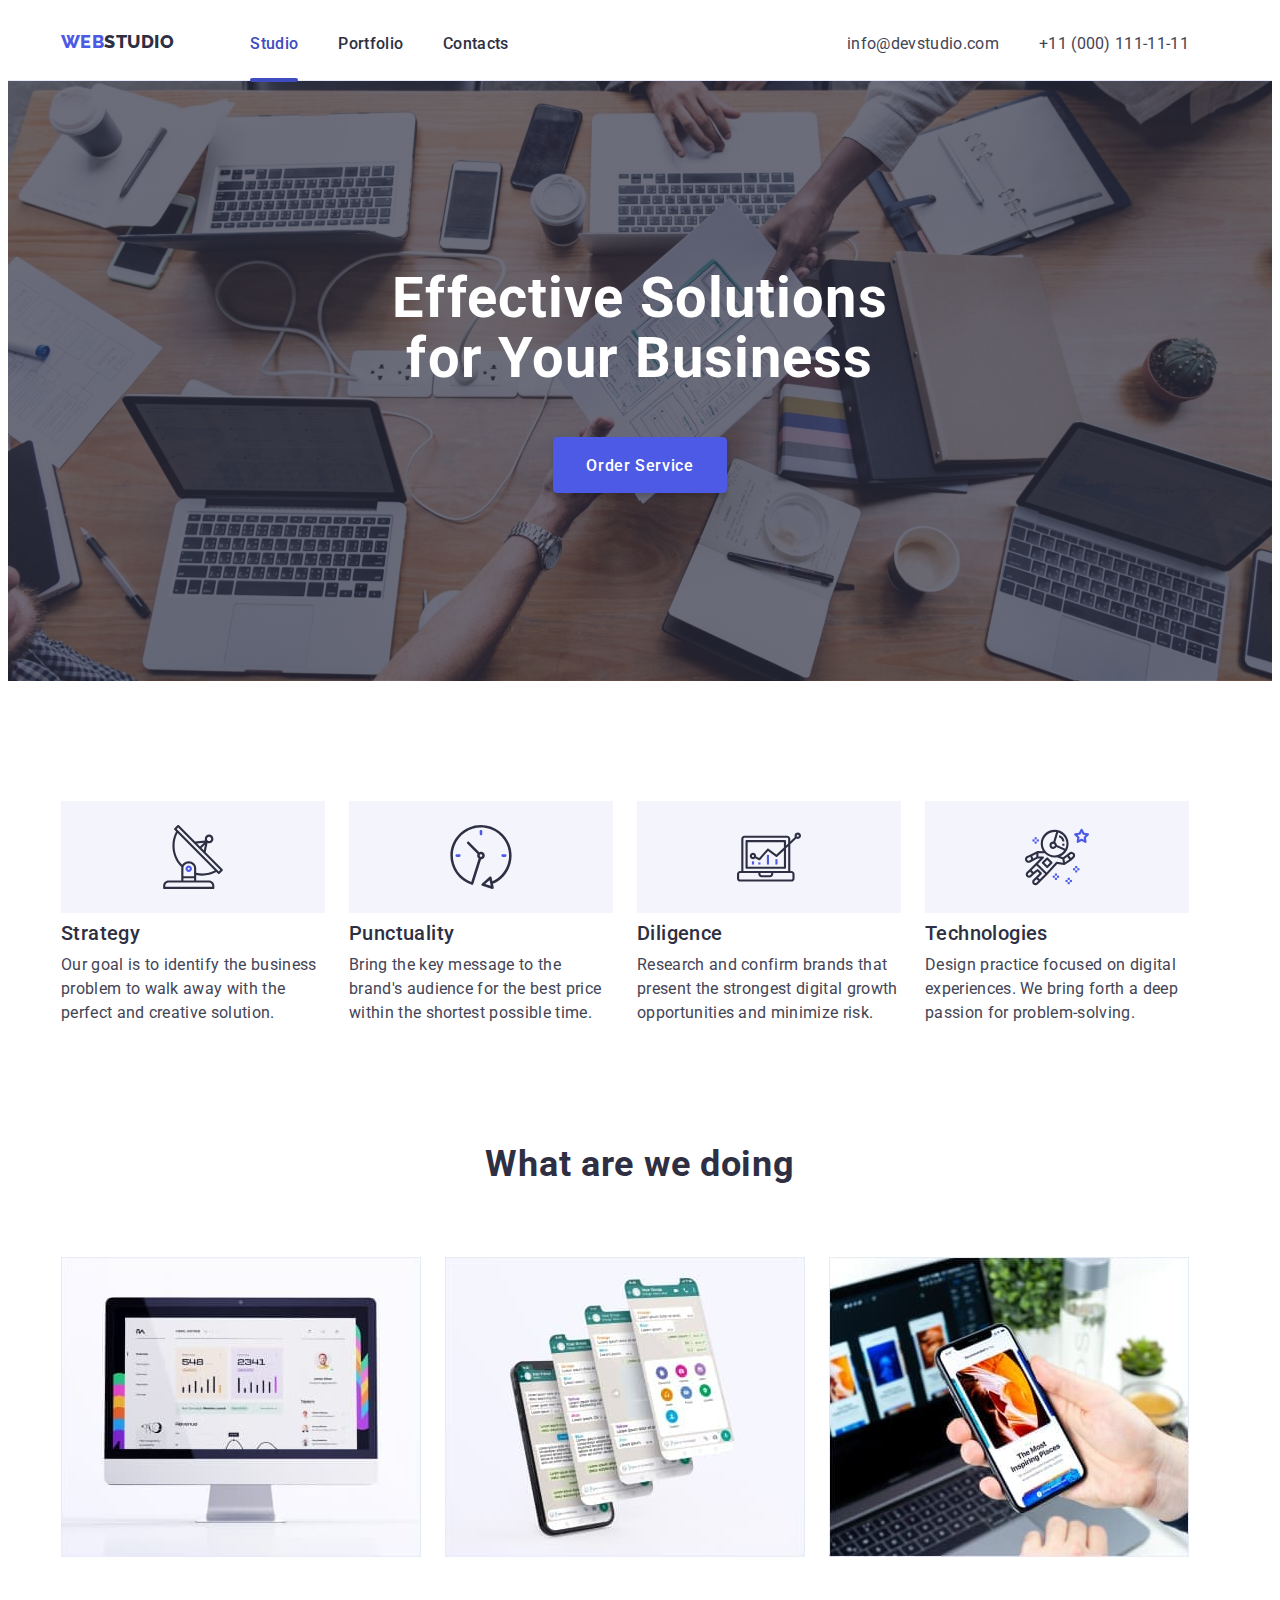
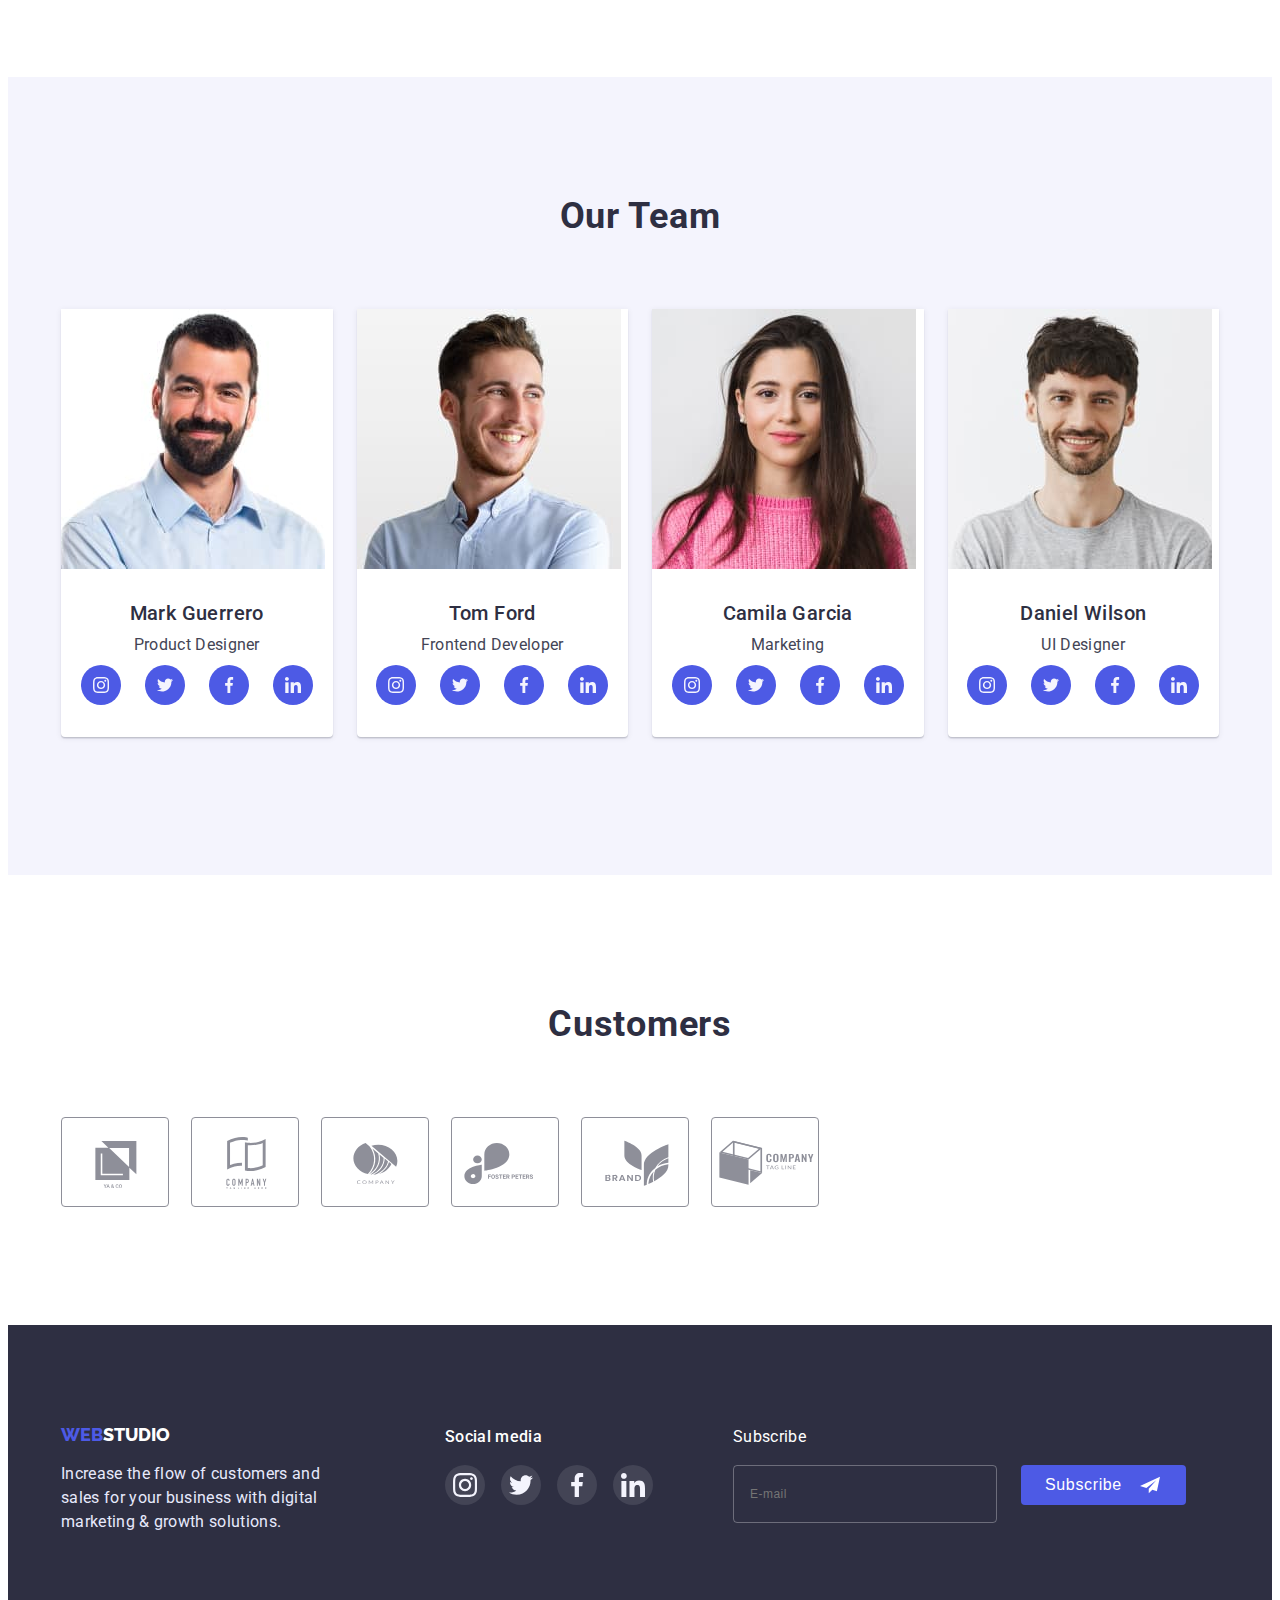
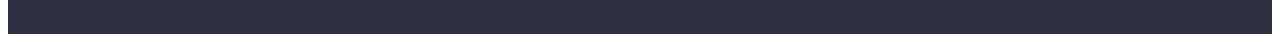
<file: index.html>
<!DOCTYPE html>
<html lang="en">
  <head>
    <meta charset="UTF-8" />
    <meta http-equiv="X-UA-Compatible" content="IE=edge" />
    <meta
      name="viewport"
      content="width=device-width, initial-scale=1.0"
    />
    <title>WebStudio</title>
    <link
      rel="stylesheet"
      href="https://cdnjs.cloudflare.com/ajax/libs/modern-normalize/1.1.0/modern-normalize.min.css"
      integrity="sha512-wpPYUAdjBVSE4KJnH1VR1HeZfpl1ub8YT/NKx4PuQ5NmX2tKuGu6U/JRp5y+Y8XG2tV+wKQpNHVUX03MfMFn9Q=="
      crossorigin="anonymous"
      referrerpolicy="no-referrer"
    />
    <link rel="stylesheet" href="./css/styles.css" />
    <link
      rel="preconnect"
      href="https://fonts.googleapis.com"
    />
    <link
      rel="preconnect"
      href="https://fonts.gstatic.com"
      crossorigin
    />
    <link
      href="https://fonts.googleapis.com/css2?family=Open+Sans:wght@400;600;700&family=Raleway:wght@800&family=Roboto:wght@400;500;700;900&display=swap"
      rel="stylesheet"
    />
  </head>
  <body>
    <div class="allbackground">
      <header class="header">
        <div class="container header-container">
          <nav class="header-navigation">
            <!--Logo-->
            <a class="logoweb" href="./index.html"
              >WEB<span class="logostudio">STUDIO</span></a
            >
            <!--Navigations-->
            <div class="nav-link-palka">
              <ul class="header-list list">
                <li>
                  <a
                    class="nav-link current"
                    href="./index.html"
                    >Studio</a
                  >
                </li>
                <li>
                  <a
                    class="nav-link"
                    href="./portfolio.html"
                    >Portfolio</a
                  >
                </li>
                <li>
                  <a class="nav-link" href="./index.html"
                    >Contacts</a
                  >
                </li>
              </ul>
            </div>
          </nav>
          <address>
            <ul class="header-cont list">
              <li>
                <a
                  class="contacts"
                  href="mailto:info@devstudio.com"
                  >info@devstudio.com</a
                >
              </li>
              <li>
                <a class="contacts" href="tel:+110001111111"
                  >+11 (000) 111-11-11</a
                >
              </li>
            </ul>
          </address>
        </div>
      </header>
      <main>
        <!--Section 1 + Buttom-->
        <section class="mainindex">
          <div class="mainbackground">
            <h1 class="effstext">
              Effective Solutions for Your Business
            </h1>
            <button
              class="indexbtn"
              type="button"
              data-modal-open
            >
              Order Service
            </button>
          </div>
        </section>
        <!--Section 2 Features-->
        <section class="values">
          <div class="container">
            <h2 class="visually-hidden">Features</h2>
            <ul class="list features">
              <li class="values-item">
                <a
                  class="values-icon"
                  href=""
                  target="_blank"
                  rel="noopener noreferrer"
                >
                  <svg class="icon" width="64" height="64">
                    <use
                    href="./images/sprite.svg#icon-antenna"
                  </svg>
                </a>
                <h3 class="textstyle1">Strategy</h3>
                <p class="textstyle2">
                  Our goal is to identify the business
                  problem to walk away with the perfect and
                  creative solution.
                </p>
              </li>
              <li class="values-item">
                <a
                  class="values-icon"
                  href=""
                  target="_blank"
                  rel="noopener noreferrer"
                >
                  <svg class="icon" width="64" height="64">
                    <use
                    href="./images/sprite.svg#icon-clock"
                  </svg>
                </a>
                <h3 class="textstyle1">Punctuality</h3>
                <p class="textstyle2">
                  Bring the key message to the brand's
                  audience for the best price within the
                  shortest possible time.
                </p>
              </li>
              <li class="values-item">
                <a
                  class="values-icon"
                  href=""
                  target="_blank"
                  rel="noopener noreferrer"
                >
                  <svg class="icon" width="64" height="64">
                    <use
                    href="./images/sprite.svg#icon-diagram"
                  </svg>
                </a>
                <h3 class="textstyle1">Diligence</h3>
                <p class="textstyle2">
                  Research and confirm brands that present
                  the strongest digital growth opportunities
                  and minimize risk.
                </p>
              </li>
              <li class="values-item">
                <a
                  class="values-icon"
                  href=""
                  target="_blank"
                  rel="noopener noreferrer"
                >
                  <svg class="icon" width="64" height="64">
                    <use
                    href="./images/sprite.svg#icon-astronaut"
                  </svg>
                </a>
                <h3 class="textstyle1">Technologies</h3>
                <p class="textstyle2">
                  Design practice focused on digital
                  experiences. We bring forth a deep passion
                  for problem-solving.
                </p>
              </li>
            </ul>
          </div>
        </section>
        <!--Section 3 WAWED-->
        <section class="wawd">
          <div class="container">
            <h2 class="texth2">What are we doing</h2>
            <ul class="list wawd2">
              <li>
                <img
                  src="./images/rectangle1.jpg"
                  alt="monitor"
                  width="360"
                  height="300"
                />
              </li>
              <li>
                <img
                  src="./images/rectangle2.jpg"
                  alt="mobiles"
                  width="360"
                  height="300"
                />
              </li>
              <li>
                <img
                  src="./images/rectangle3.jpg"
                  alt="mobil in hand"
                  width="360"
                  height="300"
                />
              </li>
            </ul>
          </div>
        </section>
        <!--Section 4 OurTeam-->
        <section class="ourteam">
          <div class="container">
            <h2 class="texth2">Our Team</h2>
            <ul class="ourteam2 list">
              <li class="ourteam3">
                <img
                  src="./images/markguerrero.jpg"
                  alt="Mark Guerrero"
                  width="264"
                />
                <div class="ourteam-wrap">
                  <h3 class="texth3">Mark Guerrero</h3>
                  <p class="textp">Product Designer</p>
                  <ul class="ourteam-soc-list list">
                    <li class="ourteam-soc-item">
                      <a class="ourteam-soc-link" href>
                        <svg
                          class="ourteam-soc-icon"
                          width="16"
                          height="16"
                        >
                          <use
                            href="./images/sprite.svg#icon-instagram"
                          ></use>
                        </svg>
                      </a>
                    </li>
                    <li class="ourteam-soc-item">
                      <a class="ourteam-soc-link" href>
                        <svg
                          class="ourteam-soc-icon"
                          width="16"
                          height="16"
                        >
                          <use
                            href="./images/sprite.svg#icon-twitter"
                          ></use>
                        </svg>
                      </a>
                    </li>
                    <li class="ourteam-soc-item">
                      <a class="ourteam-soc-link" href>
                        <svg
                          class="ourteam-soc-icon"
                          width="16"
                          height="16"
                        >
                          <use
                            href="./images/sprite.svg#icon-facebook"
                          ></use>
                        </svg>
                      </a>
                    </li>
                    <li class="ourteam-soc-item">
                      <a class="ourteam-soc-link" href>
                        <svg
                          class="ourteam-soc-icon"
                          width="16"
                          height="16"
                        >
                          <use
                            href="./images/sprite.svg#icon-linkedin"
                          ></use>
                        </svg>
                      </a>
                    </li>
                  </ul>
                </div>
              </li>
              <li class="ourteam3">
                <img
                  src="./images/tomford.jpg"
                  alt="Tom Ford"
                  width="264"
                />
                <div class="ourteam-wrap">
                  <h3 class="texth3">Tom Ford</h3>
                  <p class="textp">Frontend Developer</p>
                  <ul class="ourteam-soc-list list">
                    <li class="ourteam-soc-item">
                      <a class="ourteam-soc-link" href>
                        <svg
                          class="ourteam-soc-icon"
                          width="16"
                          height="16"
                        >
                          <use
                            href="./images/sprite.svg#icon-instagram"
                          ></use>
                        </svg>
                      </a>
                    </li>
                    <li class="ourteam-soc-item">
                      <a class="ourteam-soc-link" href>
                        <svg
                          class="ourteam-soc-icon"
                          width="16"
                          height="16"
                        >
                          <use
                            href="./images/sprite.svg#icon-twitter"
                          ></use>
                        </svg>
                      </a>
                    </li>
                    <li class="ourteam-soc-item">
                      <a class="ourteam-soc-link" href>
                        <svg
                          class="ourteam-soc-icon"
                          width="16"
                          height="16"
                        >
                          <use
                            href="./images/sprite.svg#icon-facebook"
                          ></use>
                        </svg>
                      </a>
                    </li>
                    <li class="ourteam-soc-item">
                      <a class="ourteam-soc-link" href>
                        <svg
                          class="ourteam-soc-icon"
                          width="16"
                          height="16"
                        >
                          <use
                            href="./images/sprite.svg#icon-linkedin"
                          ></use>
                        </svg>
                      </a>
                    </li>
                  </ul>
                </div>
              </li>
              <li class="ourteam3">
                <img
                  src="./images/camilagarcia.jpg"
                  alt="Camila Garcia"
                  width="264"
                />
                <div class="ourteam-wrap">
                  <h3 class="texth3">Camila Garcia</h3>
                  <p class="textp">Marketing</p>
                  <ul class="ourteam-soc-list list">
                    <li class="ourteam-soc-item">
                      <a class="ourteam-soc-link" href>
                        <svg
                          class="ourteam-soc-icon"
                          width="16"
                          height="16"
                        >
                          <use
                            href="./images/sprite.svg#icon-instagram"
                          ></use>
                        </svg>
                      </a>
                    </li>
                    <li class="ourteam-soc-item">
                      <a class="ourteam-soc-link" href>
                        <svg
                          class="ourteam-soc-icon"
                          width="16"
                          height="16"
                        >
                          <use
                            href="./images/sprite.svg#icon-twitter"
                          ></use>
                        </svg>
                      </a>
                    </li>
                    <li class="ourteam-soc-item">
                      <a class="ourteam-soc-link" href>
                        <svg
                          class="ourteam-soc-icon"
                          width="16"
                          height="16"
                        >
                          <use
                            href="./images/sprite.svg#icon-facebook"
                          ></use>
                        </svg>
                      </a>
                    </li>
                    <li class="ourteam-soc-item">
                      <a class="ourteam-soc-link" href>
                        <svg
                          class="ourteam-soc-icon"
                          width="16"
                          height="16"
                        >
                          <use
                            href="./images/sprite.svg#icon-linkedin"
                          ></use>
                        </svg>
                      </a>
                    </li>
                  </ul>
                </div>
              </li>
              <li class="ourteam3">
                <img
                  src="./images/danielwilson.jpg"
                  alt="Daniel Wilson"
                  width="264"
                />
                <div class="ourteam-wrap">
                  <h3 class="texth3">Daniel Wilson</h3>
                  <p class="textp">UI Designer</p>
                  <ul class="ourteam-soc-list list">
                    <li class="ourteam-soc-item">
                      <a class="ourteam-soc-link" href>
                        <svg
                          class="ourteam-soc-icon"
                          width="16"
                          height="16"
                        >
                          <use
                            href="./images/sprite.svg#icon-instagram"
                          ></use>
                        </svg>
                      </a>
                    </li>
                    <li class="ourteam-soc-item">
                      <a class="ourteam-soc-link" href>
                        <svg
                          class="ourteam-soc-icon"
                          width="16"
                          height="16"
                        >
                          <use
                            href="./images/sprite.svg#icon-twitter"
                          ></use>
                        </svg>
                      </a>
                    </li>
                    <li class="ourteam-soc-item">
                      <a class="ourteam-soc-link" href>
                        <svg
                          class="ourteam-soc-icon"
                          width="16"
                          height="16"
                        >
                          <use
                            href="./images/sprite.svg#icon-facebook"
                          ></use>
                        </svg>
                      </a>
                    </li>
                    <li class="ourteam-soc-item">
                      <a class="ourteam-soc-link" href>
                        <svg
                          class="ourteam-soc-icon"
                          width="16"
                          height="16"
                        >
                          <use
                            href="./images/sprite.svg#icon-linkedin"
                          ></use>
                        </svg>
                      </a>
                    </li>
                  </ul>
                </div>
              </li>
            </ul>
          </div>
        </section>
        <!--Section 5 Custumers-->
        <section class="custumers">
          <div class="container">
            <h2 class="texth2">Customers</h2>
            <ul class="list2">
              <li class="item">
                <a
                  class="custumers-link"
                  href=""
                  target="_blank"
                  rel="noopener noreferrer"
                >
                  <svg class="icon" width="104" height="56">
                    <use
                    href="./images/sprite.svg#icon-yaco"
                  </svg>
                </a>
              </li>
              <li class="item">
                <a
                  class="custumers-link"
                  href=""
                  target="_blank"
                  rel="noopener noreferrer"
                >
                  <svg class="icon" width="104" height="56">
                    <use
                    href="./images/sprite.svg#icon-companytaglinehere"
                  </svg>
                </a>
              </li>
              <li class="item">
                <a
                  class="custumers-link"
                  href=""
                  target="_blank"
                  rel="noopener noreferrer"
                >
                  <svg class="icon" width="104" height="56">
                    <use
                    href="./images/sprite.svg#icon-company"
                  </svg>
                </a>
              </li>
              <li class="item">
                <a
                  class="custumers-link"
                  href=""
                  target="_blank"
                  rel="noopener noreferrer"
                >
                  <svg class="icon" width="104" height="56">
                    <use
                    href="./images/sprite.svg#icon-fosterpeters"
                  </svg>
                </a>
              </li>
              <li class="item">
                <a
                  class="custumers-link"
                  href=""
                  target="_blank"
                  rel="noopener noreferrer"
                >
                  <svg class="icon" width="104" height="56">
                    <use
                    href="./images/sprite.svg#icon-brand"
                  </svg>
                </a>
              </li>
              <li class="item">
                <a
                  class="custumers-link"
                  href=""
                  target="_blank"
                  rel="noopener noreferrer"
                >
                  <svg class="icon" width="104" height="56">
                    <use
                    href="./images/sprite.svg#icon-companitagline"
                  </svg>
                </a>
              </li>
            </ul>
          </div>
        </section>
      </main>
      <footer class="backgroundfooter">
        <div class="container containerf">
          <!--Logo-->
          <div>
            <ul class="footerlist">
              <li class="list">
                <a class="logoweb" href="./index.html"
                  >WEB<span class="logostudiofooter"
                    >STUDIO</span
                  ></a
                >
                <p class="footertext">
                  Increase the flow of customers and sales
                  for your business with digital marketing &
                  growth solutions.
                </p>
              </li>
              <li class="list">
                <div>
                  <p class="footertext-soc">Social media</p>
                  <ul class="footertext-soc-list list">
                    <li class="footertext-soc-item">
                      <a
                        class="footertext-soc-link link"
                        href
                      >
                        <svg
                          class="footertext-soc-icon"
                          width="24"
                          height="24"
                        >
                          <use
                            href="./images/sprite.svg#icon-instagram"
                          ></use>
                        </svg>
                      </a>
                    </li>
                    <li class="footertext-soc-item">
                      <a
                        class="footertext-soc-link link"
                        href
                      >
                        <svg
                          class="footertext-soc-icon"
                          width="24"
                          height="24"
                        >
                          <use
                            href="./images/sprite.svg#icon-twitter"
                          ></use>
                        </svg>
                      </a>
                    </li>
                    <li class="footertext-soc-item">
                      <a
                        class="footertext-soc-link link"
                        href
                      >
                        <svg
                          class="footertext-soc-icon"
                          width="24"
                          height="24"
                        >
                          <use
                            href="./images/sprite.svg#icon-facebook"
                          ></use>
                        </svg>
                      </a>
                    </li>
                    <li class="footertext-soc-item">
                      <a
                        class="footertext-soc-link link"
                        href
                      >
                        <svg
                          class="footertext-soc-icon"
                          width="24"
                          height="24"
                        >
                          <use
                            href="./images/sprite.svg#icon-linkedin"
                          ></use>
                        </svg>
                      </a>
                    </li>
                  </ul>
                </div>
              </li>
            </ul>
          </div>
          <div class="footer-subscribe">
            <p class="subscribe-title">Subscribe</p>
            <form class="subscribe-form">
              <input
                class="subscribe-input"
                type="email"
                name="subscribe-email"
                placeholder="E-mail"
                required
              />
              <button type="submit" class="btn-subscribe">
                Subscribe
                <svg
                  class="subscribe-icon"
                  width="24"
                  height="20"
                >
                  <use
                    href="./images/sprite.svg#icon-send"
                  ></use>
                </svg>
              </button>
            </form>
          </div>
        </div>
      </footer>
      <div class="backdrop is-hidden" data-modal>
        <div class="modal">
          <button
            type="button"
            class="modal-close"
            data-modal-close
          >
            <svg
              class="modal-close-ison"
              width="8"
              height="8"
            >
              <use
                href="./images/sprite.svg#icon-close-black"
              ></use>
            </svg>
          </button>
          <p class="modal-title">
            Leave your contacts and we will call you back
          </p>
          <form class="modal-form">
            <div class="modal-field">
              <label class="modal-form-text" for="user-name"
                >Name</label
              >
              <div class="input-wrap">
                <input
                  type="text"
                  name="name"
                  id="user-name"
                  class="modal-input"
                />
                <svg
                  class="modal-icon"
                  width="18"
                  height="18"
                >
                  <use
                    href="./images/sprite.svg#icon-person-name"
                  ></use>
                </svg>
              </div>
            </div>
            <div class="modal-field">
              <label class="modal-form-text" for="user-name"
                >Phone</label
              >
              <div class="input-wrap">
                <input
                  type="tel"
                  name="phone"
                  class="modal-input"
                  placeholder=""
                  attern="[\+]\d{3}\s[\(]\d{2}[\)]\s\d{3}[\-]\d{2}[\-]\d{2}"
                  minlength="10"
                  maxlength="13"
                  value=""
                  required
                />
                <svg
                  class="modal-icon"
                  width="18"
                  height="18"
                >
                  <use
                    href="./images/sprite.svg#icon-phone"
                  ></use>
                </svg>
              </div>
            </div>
            <div class="modal-field">
              <label class="modal-form-text" for="user-name"
                >Email</label
              >
              <div class="input-wrap">
                <input
                  type="email"
                  name="email"
                  class="modal-input"
                  placeholder=""
                  required
                />
                <svg
                  class="modal-icon"
                  width="18"
                  height="18"
                >
                  <use
                    href="./images/sprite.svg#icon-email"
                  ></use>
                </svg>
              </div>
            </div>
            <label>
              <span class="modal-form-text">Comment</span>
              <textarea
                name="feedback"
                rows="5"
                class="modal-placeholder"
                placeholder="Text input"
              ></textarea>
            </label>
            <div class="modal-field">
              <input
                class="input-check visually-hidden"
                type="checkbox"
                name="user-confirm"
                value="true"
                id="user-confirm"
              />
              <label class="check-text" for="user-confirm">
                <span>
                  <svg
                    class="check-icon"
                    width="10"
                    height="8"
                  >
                    <use
                      href="./images/sprite.svg#icon-vector"
                    ></use>
                  </svg>
                </span>
                I accept the terms and conditions of the
                <a class="link-text" href="">
                  Privacy Policy</a
                ></label
              >
            </div>
            <button class="modal-send-button" type="submit">
              Send
            </button>
          </form>
        </div>
      </div>
    </div>
    <script src="./js/modal.js"></script>
  </body>
</html>
</file>
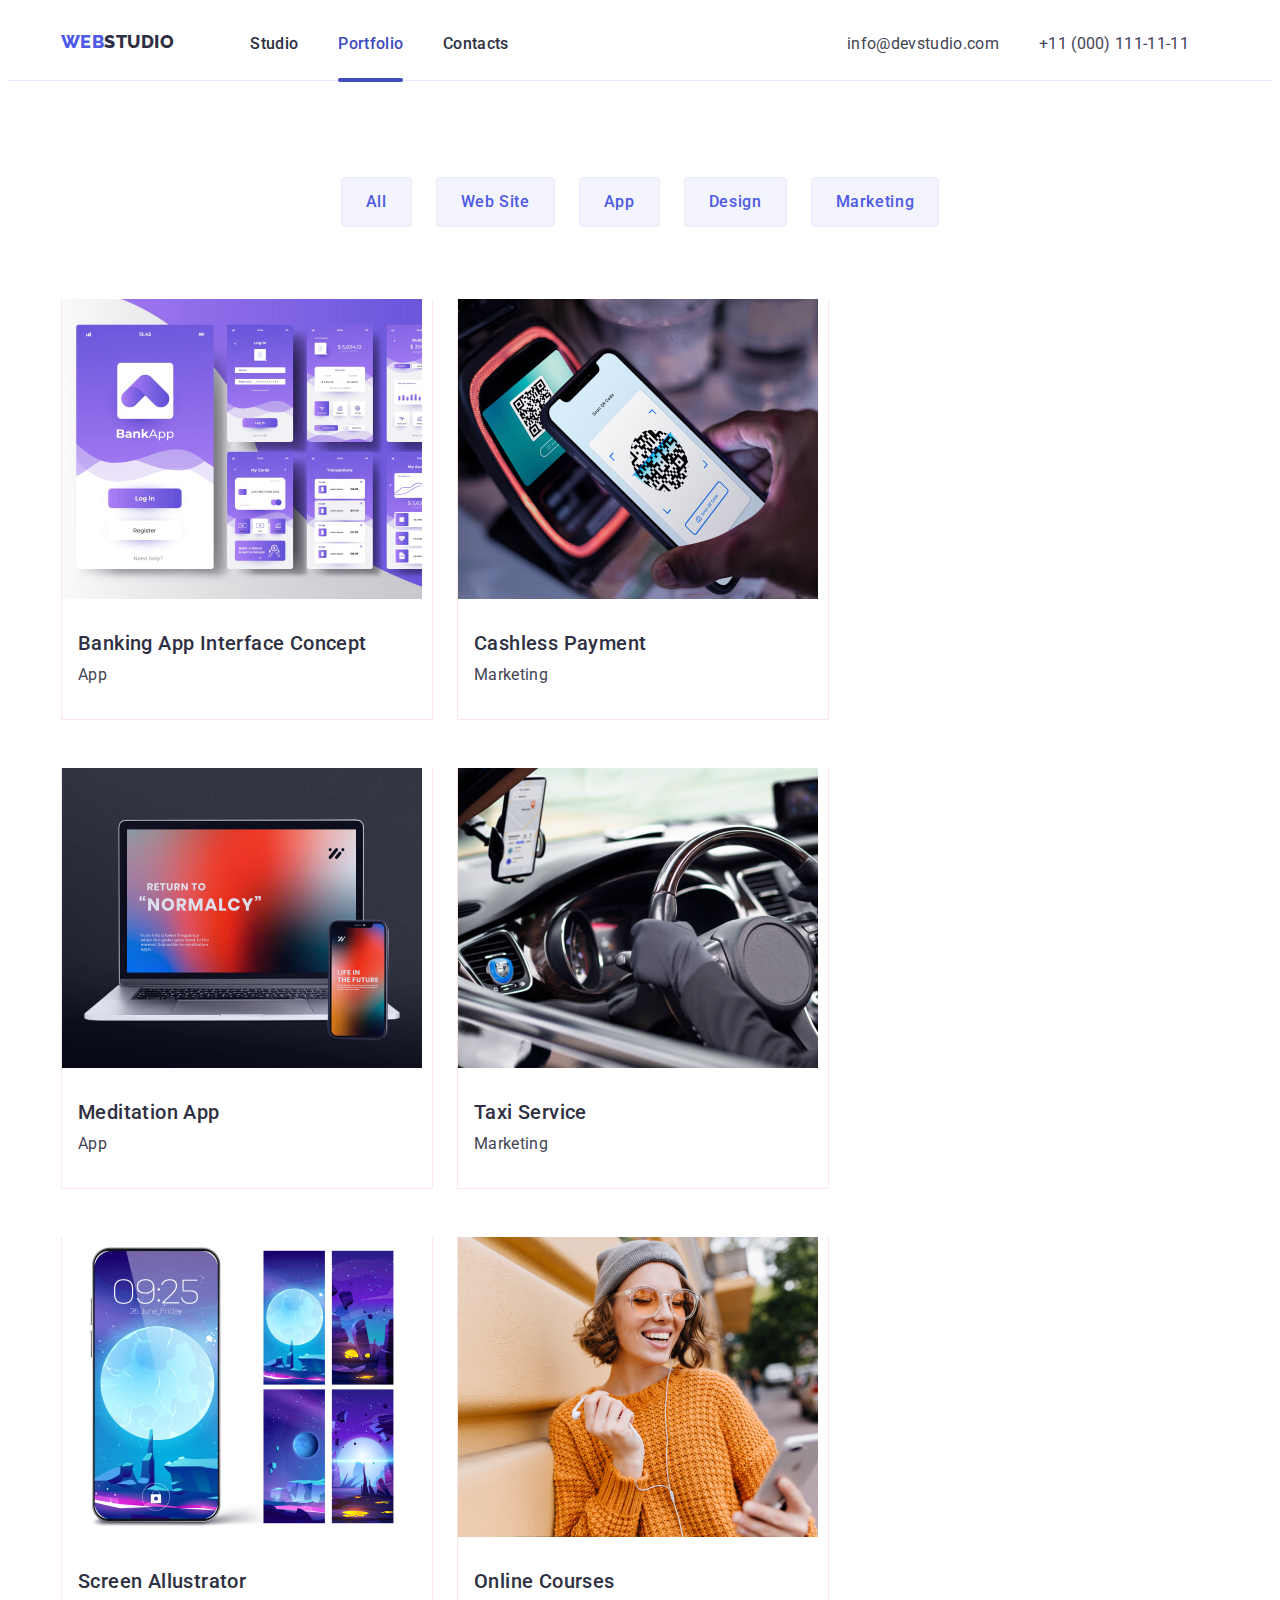
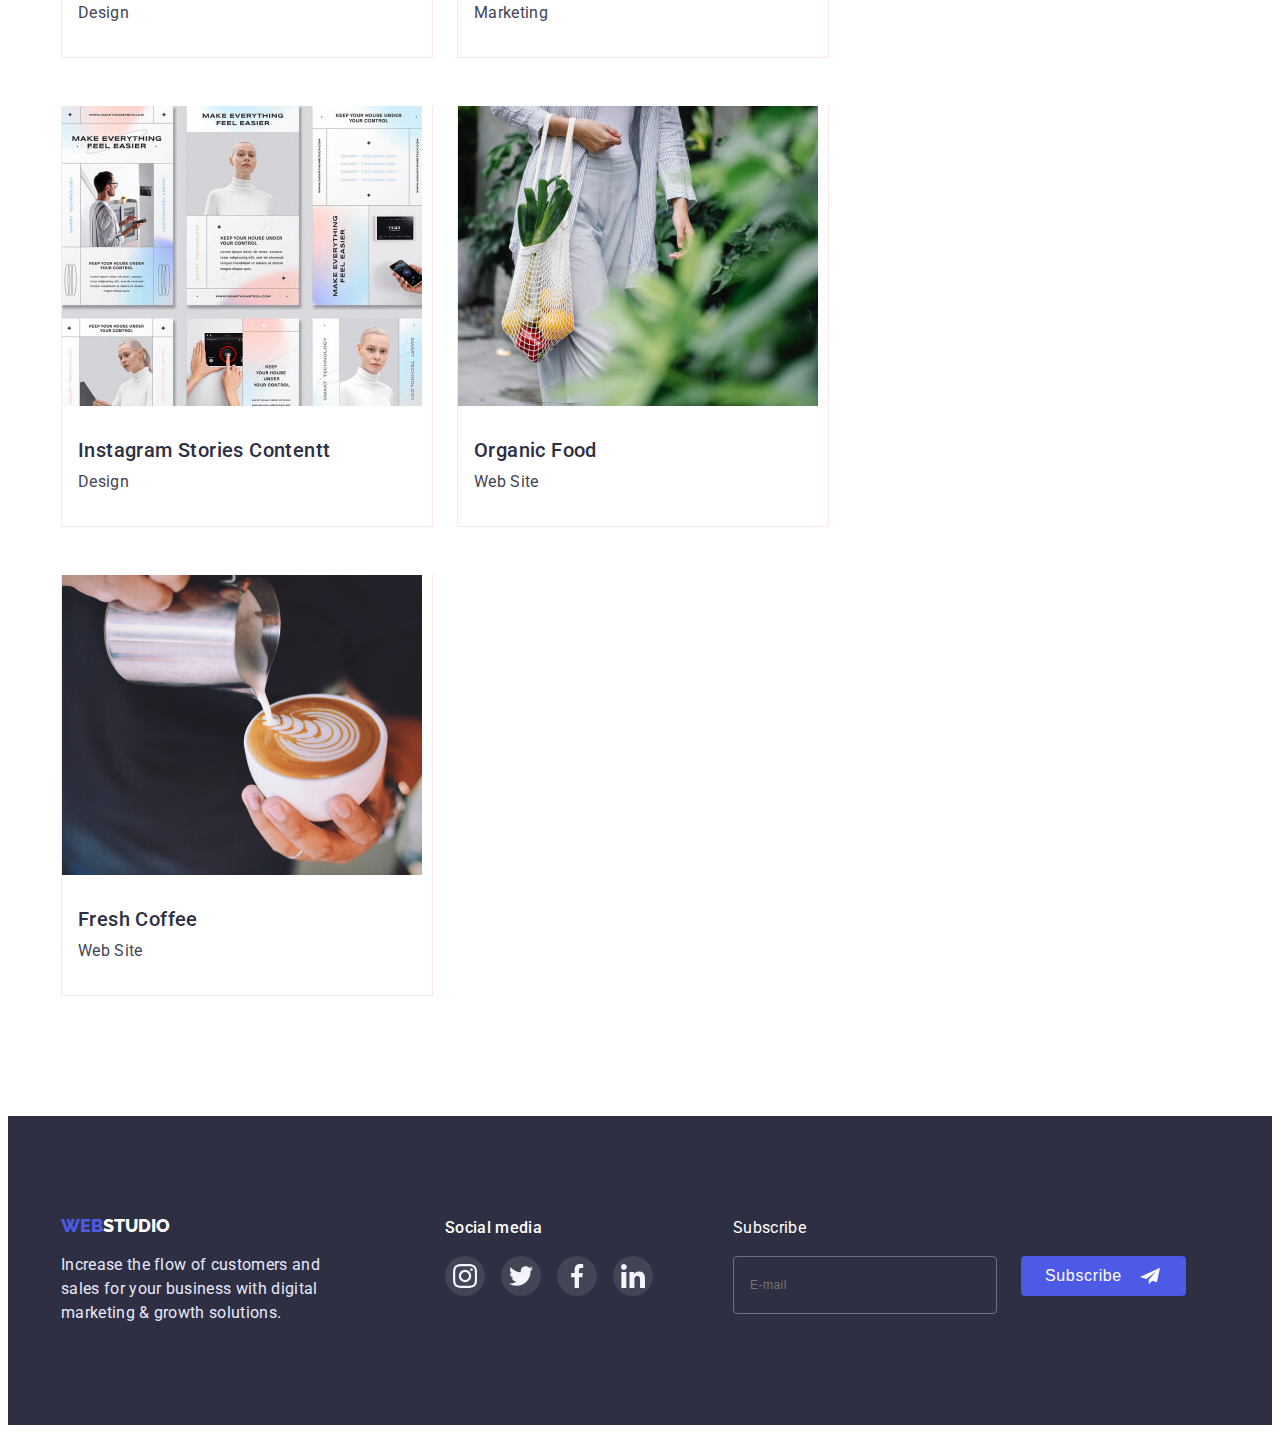
<file: portfolio.html>
<!DOCTYPE html>
<html lang="en">
  <head>
    <meta charset="UTF-8" />
    <meta http-equiv="X-UA-Compatible" content="IE=edge" />
    <meta
      name="viewport"
      content="width=device-width, initial-scale=1.0"
    />
    <title>WebStudio</title>
    <link
      rel="stylesheet"
      href="https://cdnjs.cloudflare.com/ajax/libs/modern-normalize/1.1.0/modern-normalize.min.css"
      integrity="sha512-wpPYUAdjBVSE4KJnH1VR1HeZfpl1ub8YT/NKx4PuQ5NmX2tKuGu6U/JRp5y+Y8XG2tV+wKQpNHVUX03MfMFn9Q=="
      crossorigin="anonymous"
      referrerpolicy="no-referrer"
    />
    <link rel="stylesheet" href="./css/styles.css" />
    <link
      rel="preconnect"
      href="https://fonts.googleapis.com"
    />
    <link
      rel="preconnect"
      href="https://fonts.gstatic.com"
      crossorigin
    />
    <link
      href="https://fonts.googleapis.com/css2?family=Open+Sans:wght@400;600;700&family=Raleway:wght@800&family=Roboto:wght@400;500;700;900&display=swap"
      rel="stylesheet"
    />
  </head>
  <body>
    <div class="allbackground">
      <header class="header">
        <div class="container header-container">
          <nav class="header-navigation">
            <!--Logo-->
            <a class="logoweb" href="./index.html"
              >WEB<span class="logostudio">STUDIO</span></a
            >
            <!--Navigations-->
            <ul class="header-list list">
              <li>
                <a class="nav-link" href="./index.html"
                  >Studio</a
                >
              </li>
              <li>
                <a
                  class="nav-link current"
                  href="./portfolio.html"
                  >Portfolio</a
                >
              </li>
              <li>
                <a class="nav-link" href="./index.html"
                  >Contacts</a
                >
              </li>
            </ul>
          </nav>
          <address>
            <ul class="header-cont list">
              <li>
                <a
                  class="contacts"
                  href="mailto:info@devstudio.com"
                  >info@devstudio.com</a
                >
              </li>
              <li>
                <a class="contacts" href="tel:+110001111111"
                  >+11 (000) 111-11-11</a
                >
              </li>
            </ul>
          </address>
        </div>
      </header>
      <main>
        <section class="filters">
          <div class="container">
            <h1 class="visually-hidden">main</h1>
            <!--Button-->
            <ul class="filters-list list btnflex">
              <li>
                <button class="btn" type="button">
                  All
                </button>
              </li>
              <li>
                <button class="btn" type="button">
                  Web Site
                </button>
              </li>
              <li>
                <button class="btn" type="button">
                  App
                </button>
              </li>
              <li>
                <button class="btn" type="button">
                  Design
                </button>
              </li>
              <li>
                <button class="btn" type="button">
                  Marketing
                </button>
              </li>
            </ul>
            <!--img-->
            <ul class="list p-list">
              <li class="p-item">
                <div class="p-item-cower-wrap">
                  <img
                    src="./images/banking.jpg"
                    alt="Banking App"
                    width="360"
                  />
                  <p class="list-cover-text">
                    14 Stylish and User-Friendly App Design
                    Concepts · Task Manager App · Calorie
                    Tracker App · Exotic Fruit Ecommerce App
                    · Cloud Storage App
                  </p>
                </div>
                <div class="p-item-wrap">
                  <h2 class="texth3">
                    Banking App Interface Concept
                  </h2>
                  <p class="textp">App</p>
                </div>
              </li>
              <li class="p-item">
                <div class="p-item-cower-wrap">
                  <img
                    src="./images/cashless.jpg"
                    alt="Cashless"
                    width="360"
                  />
                  <p class="list-cover-text">
                    14 Stylish and User-Friendly App Design
                    Concepts · Task Manager App · Calorie
                    Tracker App · Exotic Fruit Ecommerce App
                    · Cloud Storage App
                  </p>
                </div>
                <div class="p-item-wrap">
                  <h2 class="texth3">Cashless Payment</h2>
                  <p class="textp">Marketing</p>
                </div>
              </li>
              <li class="p-item">
                <div class="p-item-cower-wrap">
                  <img
                    src="./images/meditationapp.jpg"
                    alt="Medotation"
                    width="360"
                  />
                  <p class="list-cover-text">
                    14 Stylish and User-Friendly App Design
                    Concepts · Task Manager App · Calorie
                    Tracker App · Exotic Fruit Ecommerce App
                    · Cloud Storage App
                  </p>
                </div>
                <div class="p-item-wrap">
                  <h2 class="texth3">Meditation App</h2>
                  <p class="textp">App</p>
                </div>
              </li>
              <li class="p-item">
                <div class="p-item-cower-wrap">
                  <img
                    src="./images/taxi.jpg"
                    alt="Taxi Service"
                    width="360"
                  />
                  <p class="list-cover-text">
                    14 Stylish and User-Friendly App Design
                    Concepts · Task Manager App · Calorie
                    Tracker App · Exotic Fruit Ecommerce App
                    · Cloud Storage App
                  </p>
                </div>
                <div class="p-item-wrap">
                  <h2 class="texth3">Taxi Service</h2>
                  <p class="textp">Marketing</p>
                </div>
              </li>
              <li class="p-item">
                <div class="p-item-cower-wrap">
                  <img
                    src="./images/screen.jpg"
                    alt="Screen Allustrator"
                    width="360"
                  />
                  <p class="list-cover-text">
                    14 Stylish and User-Friendly App Design
                    Concepts · Task Manager App · Calorie
                    Tracker App · Exotic Fruit Ecommerce App
                    · Cloud Storage App
                  </p>
                </div>
                <div class="p-item-wrap">
                  <h2 class="texth3">Screen Allustrator</h2>
                  <p class="textp">Design</p>
                </div>
              </li>
              <li class="p-item">
                <div class="p-item-cower-wrap">
                  <img
                    src="./images/onlinecourses.jpg"
                    alt="Online Courses"
                    width="360"
                  />
                  <p class="list-cover-text">
                    14 Stylish and User-Friendly App Design
                    Concepts · Task Manager App · Calorie
                    Tracker App · Exotic Fruit Ecommerce App
                    · Cloud Storage App
                  </p>
                </div>
                <div class="p-item-wrap">
                  <h2 class="texth3">Online Courses</h2>
                  <p class="textp">Marketing</p>
                </div>
              </li>
              <li class="p-item">
                <div class="p-item-cower-wrap">
                  <img
                    src="./images/instagramstories.jpg"
                    alt="Instagram Stories Content"
                    width="360"
                  />
                  <p class="list-cover-text">
                    14 Stylish and User-Friendly App Design
                    Concepts · Task Manager App · Calorie
                    Tracker App · Exotic Fruit Ecommerce App
                    · Cloud Storage App
                  </p>
                </div>
                <div class="p-item-wrap">
                  <h2 class="texth3">
                    Instagram Stories Contentt
                  </h2>
                  <p class="textp">Design</p>
                </div>
              </li>
              <li class="p-item">
                <div class="p-item-cower-wrap">
                  <img
                    src="./images/organicfood.jpg"
                    alt="Organic Food"
                    width="360"
                  />
                  <p class="list-cover-text">
                    14 Stylish and User-Friendly App Design
                    Concepts · Task Manager App · Calorie
                    Tracker App · Exotic Fruit Ecommerce App
                    · Cloud Storage App
                  </p>
                </div>
                <div class="p-item-wrap">
                  <h2 class="texth3">Organic Food</h2>
                  <p class="textp">Web Site</p>
                </div>
              </li>
              <li class="p-item">
                <div class="p-item-cower-wrap">
                  <img
                    src="./images/freshcoffe.jpg"
                    alt="Fresh Coffee"
                    width="360"
                  />
                  <p class="list-cover-text">
                    14 Stylish and User-Friendly App Design
                    Concepts · Task Manager App · Calorie
                    Tracker App · Exotic Fruit Ecommerce App
                    · Cloud Storage App
                  </p>
                </div>
                <div class="p-item-wrap">
                  <h2 class="texth3">Fresh Coffee</h2>
                  <p class="textp">Web Site</p>
                </div>
              </li>
            </ul>
          </div>
        </section>
      </main>
      <footer class="backgroundfooter">
        <div class="container containerf">
          <!--Logo-->
          <div>
            <ul class="footerlist">
              <li class="list">
                <a class="logoweb" href="./index.html"
                  >WEB<span class="logostudiofooter"
                    >STUDIO</span
                  ></a
                >
                <p class="footertext">
                  Increase the flow of customers and sales
                  for your business with digital marketing &
                  growth solutions.
                </p>
              </li>
              <li class="list">
                <div>
                  <p class="footertext-soc">Social media</p>
                  <ul class="footertext-soc-list list">
                    <li class="footertext-soc-item">
                      <a
                        class="footertext-soc-link link"
                        href
                      >
                        <svg
                          class="footertext-soc-icon"
                          width="24"
                          height="24"
                        >
                          <use
                            href="./images/sprite.svg#icon-instagram"
                          ></use>
                        </svg>
                      </a>
                    </li>
                    <li class="footertext-soc-item">
                      <a
                        class="footertext-soc-link link"
                        href
                      >
                        <svg
                          class="footertext-soc-icon"
                          width="24"
                          height="24"
                        >
                          <use
                            href="./images/sprite.svg#icon-twitter"
                          ></use>
                        </svg>
                      </a>
                    </li>
                    <li class="footertext-soc-item">
                      <a
                        class="footertext-soc-link link"
                        href
                      >
                        <svg
                          class="footertext-soc-icon"
                          width="24"
                          height="24"
                        >
                          <use
                            href="./images/sprite.svg#icon-facebook"
                          ></use>
                        </svg>
                      </a>
                    </li>
                    <li class="footertext-soc-item">
                      <a
                        class="footertext-soc-link link"
                        href
                      >
                        <svg
                          class="footertext-soc-icon"
                          width="24"
                          height="24"
                        >
                          <use
                            href="./images/sprite.svg#icon-linkedin"
                          ></use>
                        </svg>
                      </a>
                    </li>
                  </ul>
                </div>
              </li>
            </ul>
          </div>
          <div class="footer-subscribe">
            <p class="subscribe-title">Subscribe</p>
            <form class="subscribe-form">
              <input
                class="subscribe-input"
                type="email"
                name="subscribe-email"
                placeholder="E-mail"
                required
              />
              <button type="submit" class="btn-subscribe">
                Subscribe
                <svg
                  class="subscribe-icon"
                  width="24"
                  height="20"
                >
                  <use
                    href="./images/sprite.svg#icon-send"
                  ></use>
                </svg>
              </button>
            </form>
          </div>
        </div>
      </footer>
    </div>
  </body>
</html>
</file>
<file: css/styles.css>
p,
h1,
h2,
h3,
h4,
h5,
h6 {
    margin: 0;    
}
ul {
    margin: 0;
    padding-left: 0;
}
button {
    cursor: pointer;
}
img {
    display: block;
}
body {
    font-family: 'Roboto',sans-serif;
    color: #434455;
    background-color: #FFF;     
}
.container {
  width: 100%;
  max-width: 1158px;
  padding: 0 15px;
  margin: 0 auto;
  /*outline: 2px sold tomato;*/     
}
.containerf {
    display: flex;
    /*flex-direction: column;
    justify-content: center;
    padding-top: 100px;*/
}
:root {
    --effstext-color: #ffffff;
    --main-color-title: #2E2F42;
    --main-color-subtitle: #2E2F42;
    --main-color-text: #434455;
    --active-color: #404BBF;
    --accent-color: #4D5AE5;
}
.list {
    list-style: none;
}
.link {
    text-decoration: none;
}
.visually-hidden {
    position: absolute;
    width: 1px;
    height: 1px;
    margin: -1px;
    border: 0;
    padding: 0;
    white-space: nowrap;
    clip-path: inset(100%);
    clip: rect(0 0 0 0);
    overflow: hidden;       
}
.allbackground {    
    position: relative;
    /*width: 1440px;
    height: 2590px;*/
    background: #FFFFFF;    
}
/*.allbackgroundp {    
    position: relative;
    width: 1440px;
    height: 2074px;
    background: #FFFFFF;    
}*/
/*header*/
.header {
  padding-top: 24px;
  padding-bottom: 24px;
  box-sizing: border-box;  
  background: #FFF;
  border-bottom: 1px solid #E7E9FC;
  /*position: absolute;
  width: 1440px;
  height: 72px;
  left: 0px;
  top: 0px;*/
}
.header-container {
  display: flex;
  align-items: center;
}
.header-navigation {
  display: flex;  
  margin-right: auto;
  /*align-items: center;*/
}
.logoweb {
    font-family: 'Raleway', sans-serif;
    font-weight: 800;
    font-size: 18px;
    line-height: 1.16;
    color: #4D5AE5;
    text-decoration: none;
    /*margin-left: 130px;*/
    margin-right: 76px;
    /*text-decoration: none;
    margin-right: 130px;*/
}
.logostudio {
    font-family: 'Raleway', sans-serif;
    font-weight: 800;
    font-size: 18px;
    line-height: 1.16;
    color: #2E2F42;
}
.header-container {
  display: flex;
  align-items: center;
  letter-spacing: 0.03em;
}
.header-list {
  display: flex;
  gap: 40px;
}
.nav-link {
    font-weight: 500;
    font-size: 16px;
    line-height: 1.5;
    letter-spacing: 0.02em;
    color: #2E2F42;
    text-decoration: none;
    position: relative;
    transition-property: color;
    transition-duration: 250ms;
    transition-timing-function: cubic-bezier(0.4, 0, 0.2, 1);
}
.nav-link:hover, :focus {
    color: #404BBF;    
}
.current {
    color: var(--active-color);    
}
.current::after {
    content: "";
    width: 100%;
    height: 4px;
    background: #404BBF;
    border-radius: 2px;
    position: absolute;
    top: 44px;
    left: 0;
}
.contacts {
    font-weight: 400;
    font-size: 16px;
    line-height: 1.5;
    letter-spacing: 0.02em;
    color: #434455;
    text-decoration: none;
    font-style: normal;
    transition-property: color;
    transition-duration: 250ms;
    transition-timing-function: cubic-bezier(0.4, 0, 0.2, 1);
}
.contacts:hover,.contacts:focus {
    color: #404BBF;    
}
.header-cont {
  display: flex;
  gap: 40px;
  align-items: center;
  margin-right: auto;
  margin-right: 30px;
}
/*main*/
.mainindex {
    padding-top: 188px;
    padding-bottom: 188px;
    max-width: 1440px;
    background: #2E2F42;    
    background: linear-gradient(rgba(46, 47, 66, 0.7), rgba(46, 47, 66, 0.7)), url(../images/peopleoffice.jpg);
    background-repeat: no-repeat;
    background-position: center;
    background-size: cover;
    margin: 0 auto;  
}
.effstext {       
    /*left: 473px;
    top: 188px;
    height: 120px;
    padding-top: 188px;
    font-weight: 700;*/    
    font-size: 56px;
    line-height: 1.07;
    letter-spacing: 0.02em;
    color: #ffffff;
    max-width: 524px;    
    text-align: center;
    display: block;
    margin: 0 auto 48px;             
}
.indexbtn {
    /*display: flex;
    flex-direction: row;
    align-items: flex-start;    
    text-align: center;
    gap: 10px;*/    
    border: 1px solid #4D5AE5;
    min-width: 169px;
    height: 56px;
    font-family: inherit;
    font-weight: 500;
    font-size: 16px;
    line-height: 1.5;
    letter-spacing: 0.04em;
    color: #ffffff;
    background: #4D5AE5;
    border-radius: 4px;
    padding: 16px 32px;
    /*border-color: #9747FF;*/
    display: block;
    margin: 0 auto;
    box-shadow: 0px 4px 4px rgba(0, 0, 0, 0.15);
    transition-property: background-color, cursor;
    transition-duration: 250ms;
    transition-timing-function: cubic-bezier(0.4, 0, 0.2, 1);
}
.indexbtn:hover,
.indexbtn:focus {
    background: #404BBF;
    border: 1px solid #404BBF;
    color: #ffffff;            
}
.values {
    padding-top: 120px;
    /*padding-bottom: 120px;*/
}
.values-item {
    max-width: 264px;
}
.values-icon {
    display: flex;
    align-items: center;
    justify-content: center;
    width: 264px;
    height: 112px;
    background: #F4F4FD;
    margin-bottom: 8px; 
}
.features {
    display: flex;
    gap: 24px;
    /*flex-direction: row;
    position: absolute;
    width: 1128px;
    height: 104px;
    left: 156px;
    top: 792px;
    background: #FFFFFF;*/
}
.textstyle1 {       
    font-weight: 500;
    font-size: 20px;
    line-height: 1.2;
    letter-spacing: 0.02em;
    color: #2e2f42; 
    margin-bottom: 8px;
}
.textstyle2 {
    font-size: 16px;
    line-height: 1.5;
    letter-spacing: 0.02em;
    color: #434455;
}
.wawd {
    /*position: absolute;
    text-align: center;
    width: 1128px;
    height: 412px;
    left: 156px;
    top: 1016px;*/
    padding-top: 120px;
    padding-bottom: 120px;
}
.wawd2 {
    display: flex;
    gap:24px;
    /*flex-direction: row;
    width: 360px;
    height: 300px;
    border: 1px solid #E7E9FC;*/
}
.ourteam {    
    /*position: absolute;
    text-align: center;
    width: 1440px;
    height: 732px;
    left: 0px;
    top: 1548px;
    padding-top: 32px;*/
    background: #F4F4FD;
    padding-top: 120px;
    padding-bottom: 130px;
}
.texth2 {
    font-size: 36px;
    line-height: 1.11;
    letter-spacing: 0.02em;
    color: var(--main-color-title, #2E2F42);    
    margin-bottom: 72px;
    text-align: center;
}
.ourteam2 {
    display: flex;
    gap: 24px;
    /*padding: 0px 0px 32px;
    margin-bottom: 72px;    
    justify-content: center;
    align-items: center;
    flex-direction: row;
    flex-direction: column;    
    */         
}
.ourteam3 {
    box-shadow: 0px 1px 6px rgba(46, 47, 66, 0.08), 0px 1px 1px rgba(46, 47, 66, 0.16), 0px 2px 1px rgba(46, 47, 66, 0.08);
    border-radius: 0px 0px 4px 4px;
    margin-bottom: 8px;
    width: calc((100% - 72px) / 4);
    background: #FFFFFF;
}
.ourteam-wrap {
    padding-top: 32px;
    padding-bottom: 32px;
    text-align: center;
}
.texth3 {
    font-weight: 500;
    font-size: 20px;
    line-height: 1.2;
    letter-spacing: 0.02em;
    color: var(--main-color-subtitle, #2E2F42);
    margin-bottom: 8px;
}
.ourteam-soc-list {
  display: flex;
  justify-content: center;
  gap: 24px;
  margin-top: 8px;
}
.ourteam-soc-item {
  width: 40px;
  height: 40px;
  
  /*padding-top: 8px;*/
}
.ourteam-soc-link {
  width: 100%;
  height: 100%;
  border-radius: 100%;    
  display: flex;
  justify-content: center;
  align-items: center;
  border: 0px;
  background-color: #4D5AE5;
  transition-property: background-color;
  transition-duration: 250ms;
  transition-timing-function: cubic-bezier(0.4, 0, 0.2, 1);
}
.ourteam-soc-icon {  
  fill: #ffffff;
}
.ourteam-soc-link:is(:hover),
.ourteam-soc-link:is(:focus) {
  background-color: #404BBF;  
}
.textp {
    font-size: 16px;
    line-height: 1.5;
    letter-spacing: 0.02em;
    color: var(--main-color-text, #434455);
} 
/***Costumers***/
.custumers {
    background: #ffffff;
    padding-top: 130px;
    padding-bottom: 120px;
}
.list2 {
    list-style: none;
    display: flex;
    gap: 24px;
    /*margin-bottom: 120px;*/
}
.item {
    width: calc((100%-120px) / 6);
    height: 88px;
}
.custumers-link {
    display: flex;
    align-items: center;
    justify-content: center;
    width: 100%;
    height: 100%;
    border: 1px solid #8e8f99;
    border-radius: 4px;
    color: #8E8F99;;
    transition-property: border-color, color;
    transition-duration: 250ms;
    transition-timing-function: cubic-bezier(0.4, 0, 0.2, 1);
}
.icon {
    fill: currentColor;
}
.custumers-link:hover ,
.custumers-link:focus {
    border-color: #404BBF;
    color: #404BBF;        
}
/*****PORTFOLIO*****/
.filters {
    padding-top: 96px;
    padding-bottom: 120px;
}
.filters-list {
    margin-bottom: 72px;
    /* border: 1px solid orange; */
    display: flex;
    gap: 24px;
    justify-content: center;
}
.p-list {
    /*display: block;*/
    display: flex;
    flex-wrap: wrap;
    column-gap: 24px;
    row-gap: 48px;
}
.p-item:hover .list-cover-text,
.p-item:focus .list-cover-text{
    transform: translateY(0);    
}
.p-item-cower-wrap {
    position: relative;
    overflow: hidden;
}
.list-cover-text {
    position: absolute;
    top: 0;
    padding: 40px;
    font-size: 16px;
    line-height: 1.5em;
    letter-spacing: 0.02em;
    color: #F4F4FD;
    background-color: #4D5AE5;
    height: 100%;
    transform: translateY(100%);
    transition: transform 300ms linear;
    overflow: auto;
}
.p-item {
    position: relative;
    background-color: #fff;
    width: calc((100% - 48px) / 3);
    border-right: 1px solid #fce7e7;
    border-bottom: 1px solid #fce7e7;
    border-left: 1px solid #fce7e7;
    transition-property: box-shadow;
    transition-duration: 250ms;
    transition-timing-function: cubic-bezier(0.4, 0, 0.2, 1);    
}
.p-item:hover,
.p-item:focus {
    box-shadow: 0px 1px 6px rgba(46, 47, 66, 0.08), 0px 1px 1px rgba(46, 47, 66, 0.16), 0px 2px 1px rgba(46, 47, 66, 0.08);
    border-radius: 0px 0px 4px 4px;    
}
.p-item-wrap {
    padding-top: 32px;
    padding-bottom: 32px;
    padding-left: 16px;
}
/*buttom*/
.btn {   
    font-weight: 500;
    font-size: 16px;
    font-family: inherit;     
    line-height: 1.5;    
    color: #4D5AE5;
    background: #f4f4fd;
    display: flex;
    align-items: center;
    text-align: center;
    letter-spacing: 0.04em;
    border: 1px solid #e7e9fc;
    border-radius: 4px;
    padding: 12px 24px;
    transition-property: background, color, cursor, box-shadow;
    transition-duration: 250ms;
    transition-timing-function: cubic-bezier(0.4, 0, 0.2, 1);
}
.btn:hover, 
.btn:focus {
    background: #404BBF;
    color: #ffffff;
    box-shadow: 0px 3px 1px rgba(0, 0, 0, 0.1), 0px 2px 1px rgba(0, 0, 0, 0.08), 0px 2px 2px rgba(0, 0, 0, 0.12);
    border-radius: 4px;       
}
/*footer*/
.backgroundfooter {
    /*position: absolute;    width: 1440px;
    height: 310px;
    top: 2280px;*/
    background-color: #2E2F42;
    padding-top: 100px;
    padding-bottom: 100px;    
    margin: 0 auto;    
}
.footerlist {
    display: flex;
    gap: 120px;
    position: relative;
    
}
.footertext{    
    color: #E7E9FC;
    font-size: 16px;
    line-height: 1.5;
    letter-spacing: 0.02em;
    max-width: 264px;    
    margin-top: 16px;
}
.logostudiofooter {
    color: #ffffff;
}
.footertext-soc {
    font-family: 'Roboto';
    font-style: normal;    
    font-weight: 500;
    font-size: 16px;
    line-height: 1.5;
    color: #ffffff;
    letter-spacing: 0.02em;
    padding bottom: 16px;
}
.footertext-soc-list {
  display: flex;
  justify-content: center;
  /*flex-direction: row;
  align-items: flex-start;*/
  gap: 16px;
  padding-top: 16px;
}
.footertext-soc-item {
  width: 40px;
  height: 40px;
  
}
.footertext-soc-link {
  width: 100%;
  height: 100%;
  border-radius: 100%;    
  display: flex;
  justify-content: center;
  align-items: center;
  border: 0px;
  background-color: #434455;
  transition-property: background-color;
  transition-duration: 250ms;
  transition-timing-function: cubic-bezier(0.4, 0, 0.2, 1);
  /*background-color: #000000;*/
}
.footertext-soc-icon {  
  fill: #ffffff;
}
.footertext-soc-link:is(:hover),
.footertext-soc-link:is(:focus) {
  background-color: #31D0AA;  
}
.footer-subscribe{
   margin-left: 80px;
   Width: 453px;
   Height: 80px;
      
}
.subscribe-title{
    font-size: 16px;
    line-height: 1.5;
    letter-spacing: 0.02em;
    color: #FFFFFF;
    margin-bottom: 16px;
}
.subscribe-form{
    display: flex;
}

.subscribe-input{
    display: flex;
    width: 264px;
    height: 40px;
    border: 1px solid rgba(255, 255, 255, 0.3);
    border-radius: 4px;
    background-color: transparent;
    font-size: 12px;
    line-height: 2;
    align-items: center;
    letter-spacing: 0.04em;
    color: rgba(255, 255, 255, 0.6);
    /* outline: transparent; */
    padding: 8px 16px;
    margin-right: 24px;
}
.btn-subscribe{
    min-width: 165px;
    height: 40px;
    background: var(--accent-color);
    border: none;
    border-radius: 4px;
    display: flex;
    font-size: 16px;
    line-height: 1.5;
    letter-spacing: 0.04em;
    color: #FFFFFF;
    justify-content: center;
    align-items: center;
    padding-left: 24px;
    gap: 16px;
    transition-property: cursor, background-color;
    transition-duration: 250ms;
    transition-timing-function: cubic-bezier(0.4, 0, 0.2, 1);
}

.btn-subscribe:is(:hover, :focus) {
    cursor: pointer;
    background-color: var(--active-color);
   
}

.subscribe-icon{
  margin-right: auto;
  fill: #FFFFFF;
}

/***modal***/
.backdrop {
    position: fixed;
    top: 0;
    width: 100%;
    height: 100%;
    background-color: #FCFCFC;
    background: rgba(46, 47, 66, 0.4);
    transition: opacity 300ms linear, visibility 300ms linear;
}
.is-hidden {
    visibility: hidden;
    opacity: 0;
    pointer-events: none;
}
.modal-close-icon {
    color: var(--effstext-color);
}
.modal {
    position: absolute;    
    top: 50%;
    left: 50%;
    transform: translate(-50%, -50%) scale(1);
    width: 408px;
    min-height: 576px;    
    background: #FCFCFC;
    border-radius: 4px;
    padding: 24px;
    transition: transform 300ms linear;
    box-shadow: 0px 1px 1px rgba(0, 0, 0, 0.14), 0px 1px 3px rgba(0, 0, 0, 0.12), 0px 2px 1px rgba(0, 0, 0, 0.2);
}
.backdrop.is-hidden .modal {
    transform: translate(-50%, -50%) scale(0);
}
.modal-close {
    width: 24px;
    height: 24px;
    border: 1px solid rgba(0, 0, 0, 0.1);
    background: #E7E9FC;
    border-radius: 50%;
    display: flex;
    align-items: center;
    justify-content: center;
    margin-left: auto;
    padding: 0;
    margin-bottom: 24px;
    transition-property: background, fill;
    transition-duration: 250ms;
    transition-timing-function: cubic-bezier(0.4, 0, 0.2, 1);
}
.modal-close:hover,
.modal-close:focus {
    background: #404BBF;
    fill: #FFFFFF;
}
.modal-title {
    font-family: 'Roboto';
    font-style: normal;
    font-weight: 500;
    font-size: 16px;
    line-height: 1.5;
    text-align: center;
    letter-spacing: 0.02em;
    color: #2E2F42;
    padding-bottom: 16px;
}
.modal-form {
    display: flex;
    flex-direction: column;
    align-items: flex-start;
    padding: 0px;
    gap: 8px;
    display: block;
    border-radius: 4px;
}
.modal-form-text {
    font-family: 'Roboto';
    font-style: normal;
    font-weight: 400;
    font-size: 12px;
    line-height: 1.17;
    letter-spacing: 0.04em;
    color: #8E8F99;        
}
.modal-field{
    margin-bottom: 8px;
}
.input-wrap{
    position: relative;
    margin-top: 4px;
}
.modal-input {
    width: 360px;
    height: 40px;
    font-size: 12px;
    line-height: 1.17;
    letter-spacing: 0.04em;
    color: rgba(117, 117, 117, 0.5);
    border: 1px solid rgba(33, 33, 33, 0.2);
    border-radius: 4px;
    background: transparent;
    padding-left: 50px;
    padding: 8px 36px;
    outline: transparent;    
    transition-property: border-color;
    transition-duration: 250ms;
    transition-timing-function: cubic-bezier(0.4, 0, 0.2, 1);
}
.modal-input:hover,
.modal-input:focus {    
    border: 1px solid #404BBF;                 
} 
.modal-input:focus + .modal-icon{
    fill: var(--accent-color)
}
.modal-icon {
    position: absolute;
    left: 19px;
    top: 50%;
    transform: translatey(-50%);
    transition-property: fill;
    transition-duration: 250ms;
    transition-timing-function: cubic-bezier(0.4, 0, 0.2, 1);
}
.modal-input:focus{
    border-color:var(--accent-color)
}

.modal-input:focus + .modal-icon{
    fill: var(--accent-color)
}

.modal-icon {
    position: absolute;
    left: 19px;
    top: 50%;
    transform: translatey(-50%);
    transition-property: fill;
    transition-duration: 250ms;
    transition-timing-function: cubic-bezier(0.4, 0, 0.2, 1);
}
/* .terms-confirm{
} */

.check-text{
    content: "";
    font-size: 12px;
    line-height: 1.17;
    letter-spacing: 0.04em;
    color: #757575;
    display: flex;
    align-items: center;
    justify-content: center;
}
.check-text span{
    width: 16px;
    height: 16px;
    border: 1.25px solid #2E2F42;
    border-radius: 2px;
    margin-right: 8px;
    display: flex;
    align-items: center;
    justify-content: center;
    fill: transparent;
}
.input-check:checked + .check-text span{
    background-color: var(--active-color);
    border: none;
    fill: #F4F4FD;
}
.link-text {    
    font-size: 12px;
    line-height: 1.33;
    lter-spacing: 0.04em;
    color: #4D5AE5;
    text-decoration: none;
    text-decoration-line: underline;
    color: #4D5AE5;
    padding-left: 4px;    
}
/*.modal-input::placeholder {
    color: crimson;
    font-size: 12px;    
}
.modal-input:not(:focus):not(:placeholder-shown):valid {
    background-color: #31D0AA;
}
.modal-input:not(:focus):not(:placeholder-shown):invalid {
    background-color: crimson;
}*/
.modal-placeholder {
    box-sizing: border-box;
    width: 360px;
    height: 120px;
    border: 1px solid rgba(33, 33, 33, 0.2);
    border-radius: 4px;
    background: transparent;
    font-family: 'Roboto';
    font-style: normal;
    font-weight: 400;
    font-size: 12px;
    line-height: 1.17;
    letter-spacing: 0.04em;
    color: rgba(117, 117, 117, 0.5);
    padding: 8px 16px;
    resize: none;
    outline: transparent;
    transition-property: border-color;
    transition-duration: 250ms;
    transition-timing-function: cubic-bezier(0.4, 0, 0.2, 1);
}
.modal-placeholder:hover,
.modal-placeholder:focus {    
    
    border-color:#404BBF;            
} 
.modal-send-button {
    /*display: flex;
    flex-direction: row;
    align-items: flex-start;    
    gap: 10px;*/
    border: 1px solid #4D5AE5;
    min-width: 169px;
    height: 56px;
    font-family: inherit;
    font-weight: 500;
    font-size: 16px;
    line-height: 1.5;
    letter-spacing: 0.04em;
    color: #ffffff;
    background: #4D5AE5;
    border-radius: 4px;
    padding: 16px 32px;    
    display: block;
    margin: 0 auto;
    box-shadow: 0px 4px 4px rgba(0, 0, 0, 0.15);

    transition-property: background-color, cursor;
    transition-duration: 250ms;
    transition-timing-function: cubic-bezier(0.4, 0, 0.2, 1);
}
.modal-send-button:hover,
.modal-send-button:focus {
    background: #404BBF;
    border: 1px solid #404BBF;
    color: #ffffff;            
}
</file>
